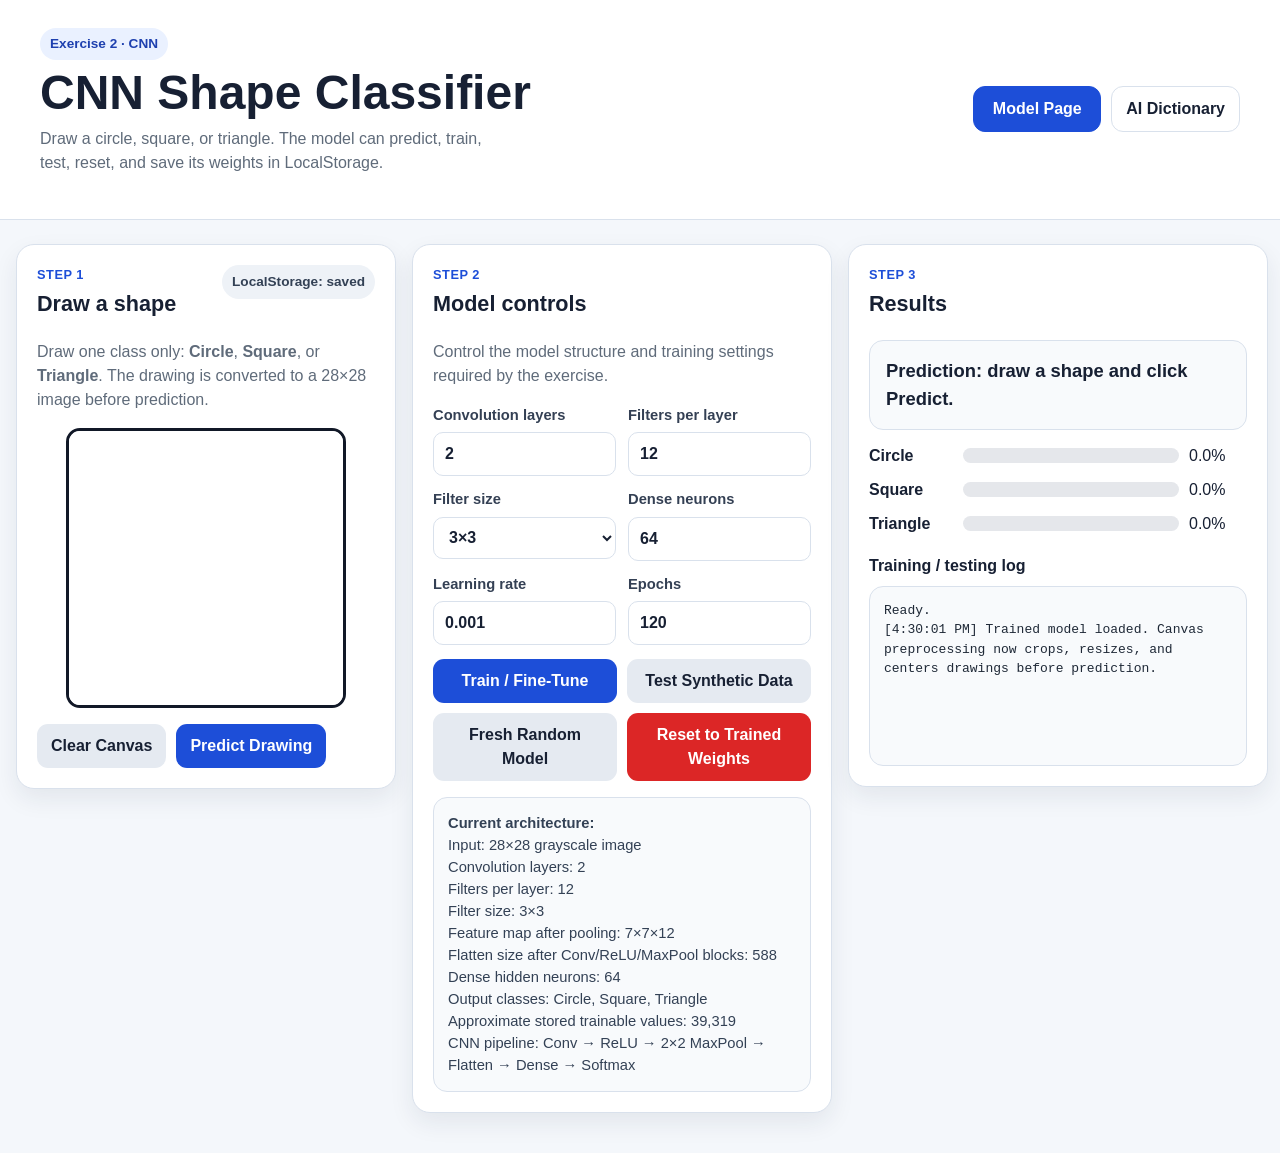
<file: index.html>
<!doctype html>
<html lang="en">
  <head>
    <meta charset="UTF-8" />
    <meta name="viewport" content="width=device-width, initial-scale=1.0" />
    <title>CNN Shape Classifier</title>
    <link rel="stylesheet" href="css/styles.css" />
  </head>
  <body>
    <header class="topbar">
      <div class="brand">
        <span class="badge">Exercise 2 · CNN</span>
        <h1>CNN Shape Classifier</h1>
        <p>
          Draw a circle, square, or triangle. The model can predict, train,
          <br />
          test, reset, and save its weights in LocalStorage.
        </p>
      </div>

      <nav class="nav-links" aria-label="Main navigation">
        <a class="active" href="index.html">Model Page</a>
        <a href="dictionary.html">AI Dictionary</a>
      </nav>
    </header>

    <main class="page">
      <section class="main-grid">
        <section class="panel draw-panel" aria-labelledby="draw-title">
          <div class="panel-title">
            <div>
              <p class="step-label">Step 1</p>
              <h2 id="draw-title">Draw a shape</h2>
            </div>
            <span id="storageStatus" class="status-pill"
              >LocalStorage: checking…</span
            >
          </div>

          <p class="small-note">
            Draw one class only: <strong>Circle</strong>,
            <strong>Square</strong>, or <strong>Triangle</strong>. The drawing
            is converted to a 28×28 image before prediction.
          </p>

          <canvas
            id="drawingCanvas"
            width="280"
            height="280"
            aria-label="Drawing canvas"
          ></canvas>

          <div class="button-row">
            <button id="clearCanvasBtn" type="button" class="secondary">
              Clear Canvas
            </button>
            <button id="predictBtn" type="button" class="primary">
              Predict Drawing
            </button>
          </div>
        </section>

        <section class="panel controls-panel" aria-labelledby="controls-title">
          <div class="panel-title">
            <div>
              <p class="step-label">Step 2</p>
              <h2 id="controls-title">Model controls</h2>
            </div>
          </div>

          <p class="small-note">
            Control the model structure and training settings required by the
            exercise.
          </p>

          <div class="control-grid">
            <label>
              <span>Convolution layers</span>
              <input
                id="convLayersInput"
                type="number"
                min="1"
                max="3"
                step="1"
                value="2"
              />
            </label>

            <label>
              <span>Filters per layer</span>
              <input
                id="filtersInput"
                type="number"
                min="2"
                max="16"
                step="1"
                value="12"
              />
            </label>

            <label>
              <span>Filter size</span>
              <select id="filterSizeInput">
                <option value="3" selected>3×3</option>
                <option value="5">5×5</option>
                <option value="7">7×7</option>
              </select>
            </label>

            <label>
              <span>Dense neurons</span>
              <input
                id="hiddenInput"
                type="number"
                min="4"
                max="128"
                step="1"
                value="64"
              />
            </label>

            <label>
              <span>Learning rate</span>
              <input
                id="learningRateInput"
                type="number"
                min="0.0001"
                max="0.1"
                step="0.0001"
                value="0.001"
              />
            </label>

            <label>
              <span>Epochs</span>
              <input
                id="epochsInput"
                type="number"
                min="1"
                max="200"
                step="1"
                value="120"
              />
            </label>
          </div>

          <div class="button-grid">
            <button id="trainBtn" type="button" class="primary">
              Train / Fine-Tune
            </button>
            <button id="testBtn" type="button" class="secondary">
              Test Synthetic Data
            </button>
            <button id="freshModelBtn" type="button" class="secondary">
              Fresh Random Model
            </button>
            <button id="resetBtn" type="button" class="danger">
              Reset to Trained Weights
            </button>
          </div>

          <div id="modelInfo" class="info-box">
            Model info will appear here.
          </div>
        </section>

        <section class="panel results-panel" aria-labelledby="results-title">
          <div class="panel-title">
            <div>
              <p class="step-label">Step 3</p>
              <h2 id="results-title">Results</h2>
            </div>
          </div>

          <div id="predictionResult" class="prediction-box">
            Prediction: draw a shape and click Predict.
          </div>

          <div id="probabilityBars" class="bars"></div>

          <h3>Training / testing log</h3>
          <pre id="trainingLog" class="log">Ready.</pre>
        </section>
      </section>
    </main>

    <script src="js/pretrained-model.js"></script>
    <script src="js/cnn.js"></script>
    <script src="js/app.js"></script>
  </body>
</html>
</file>
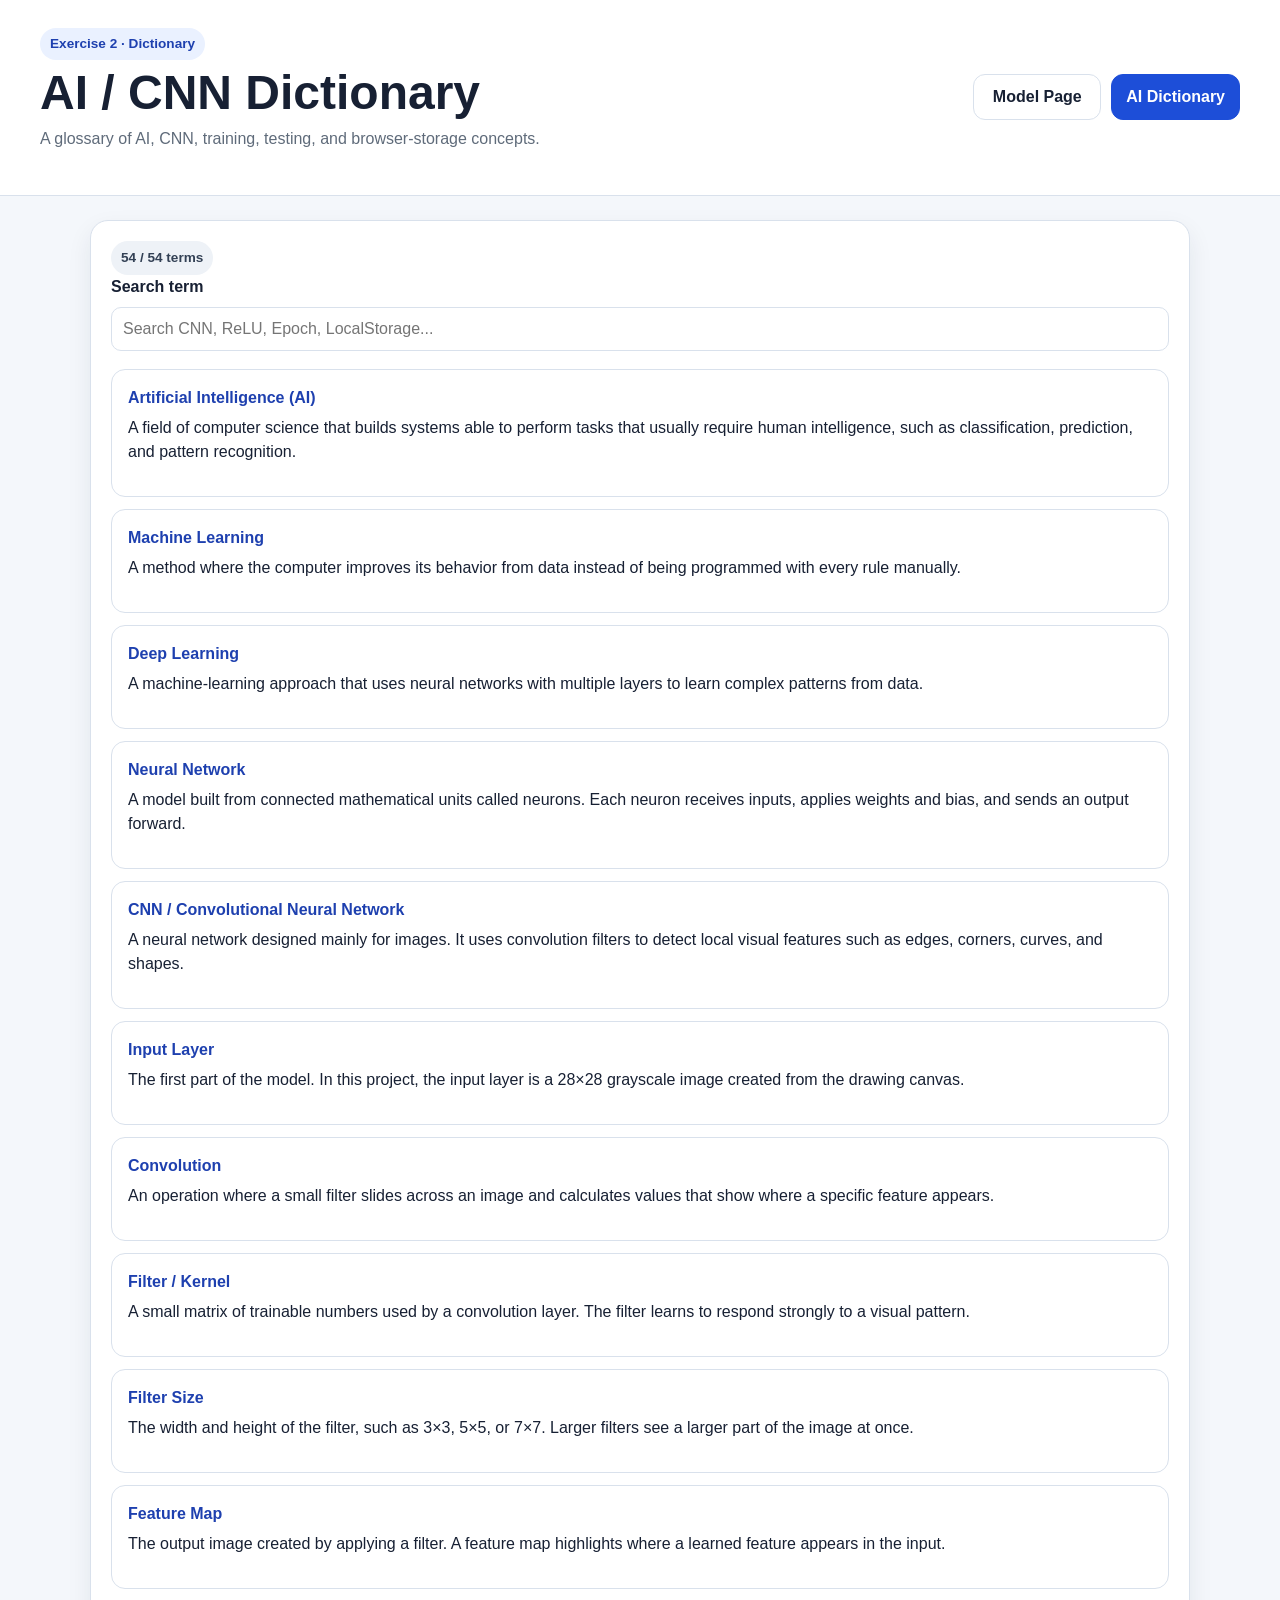
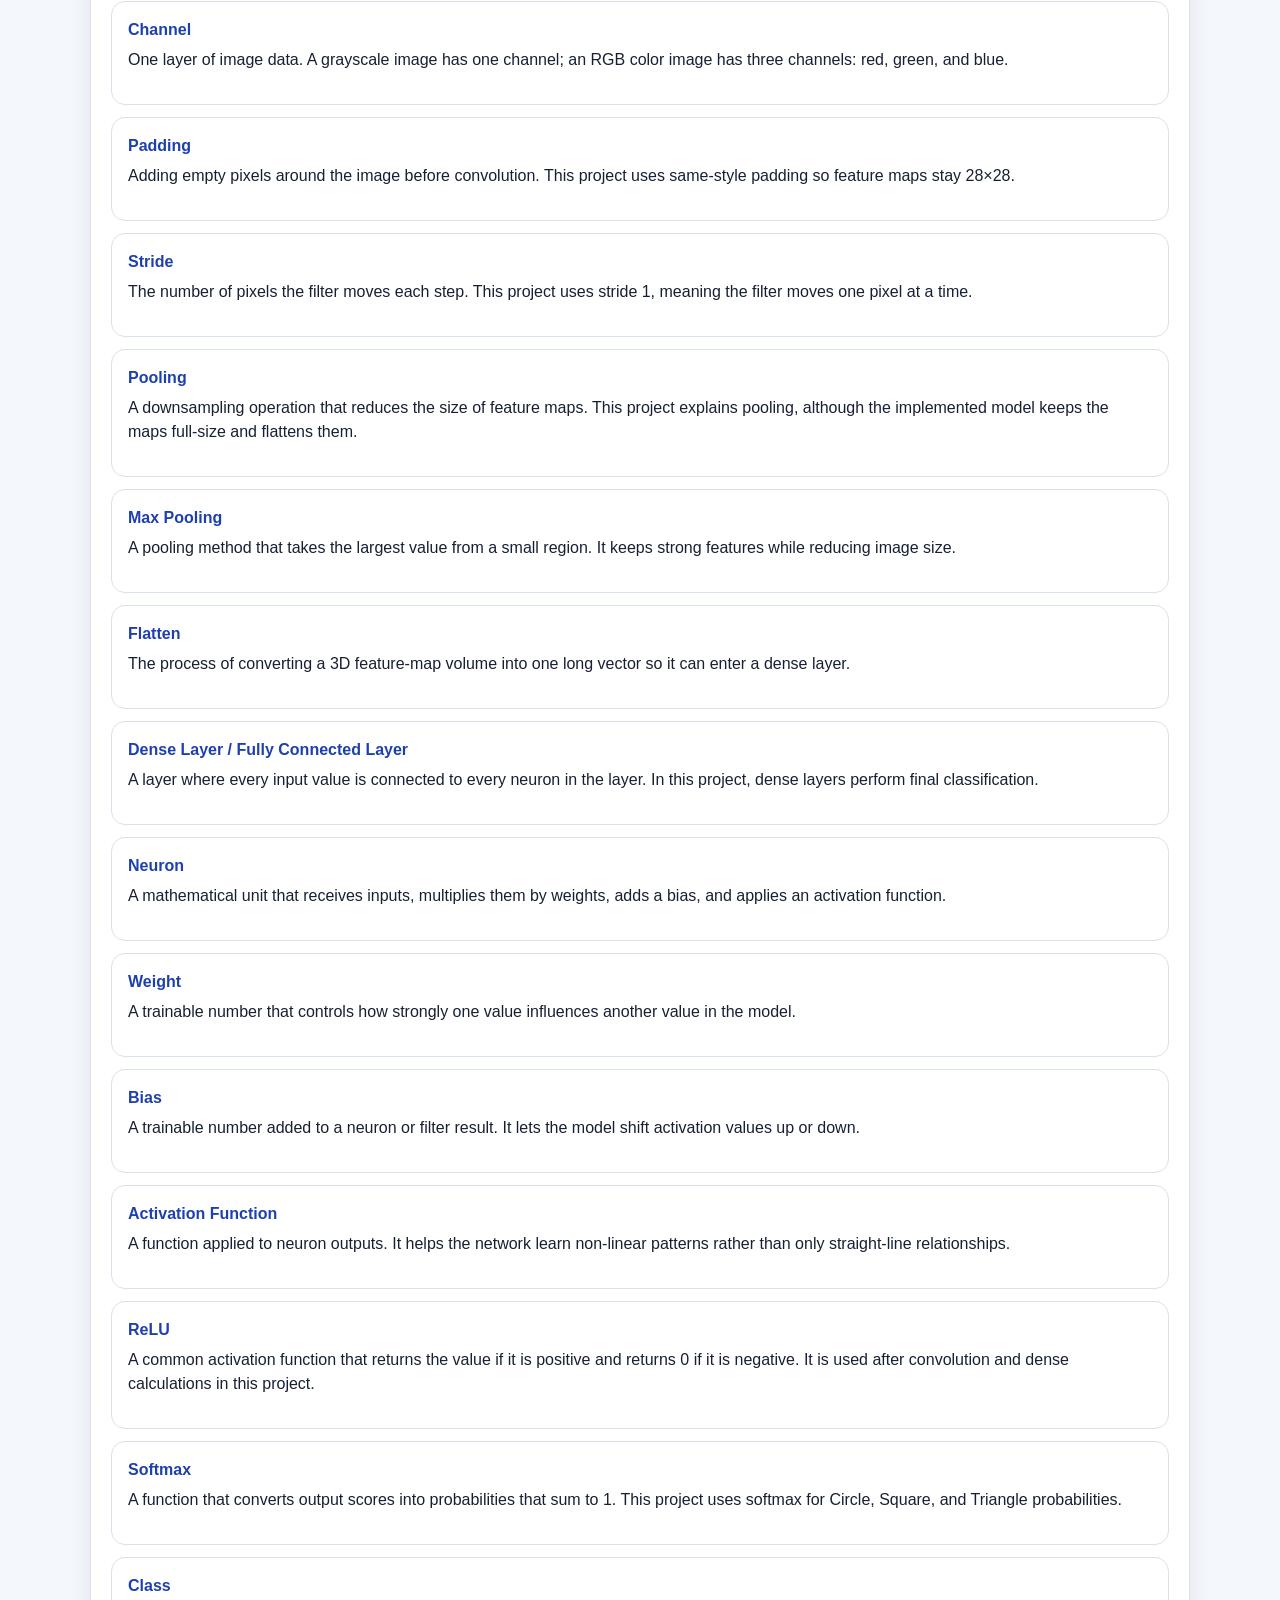
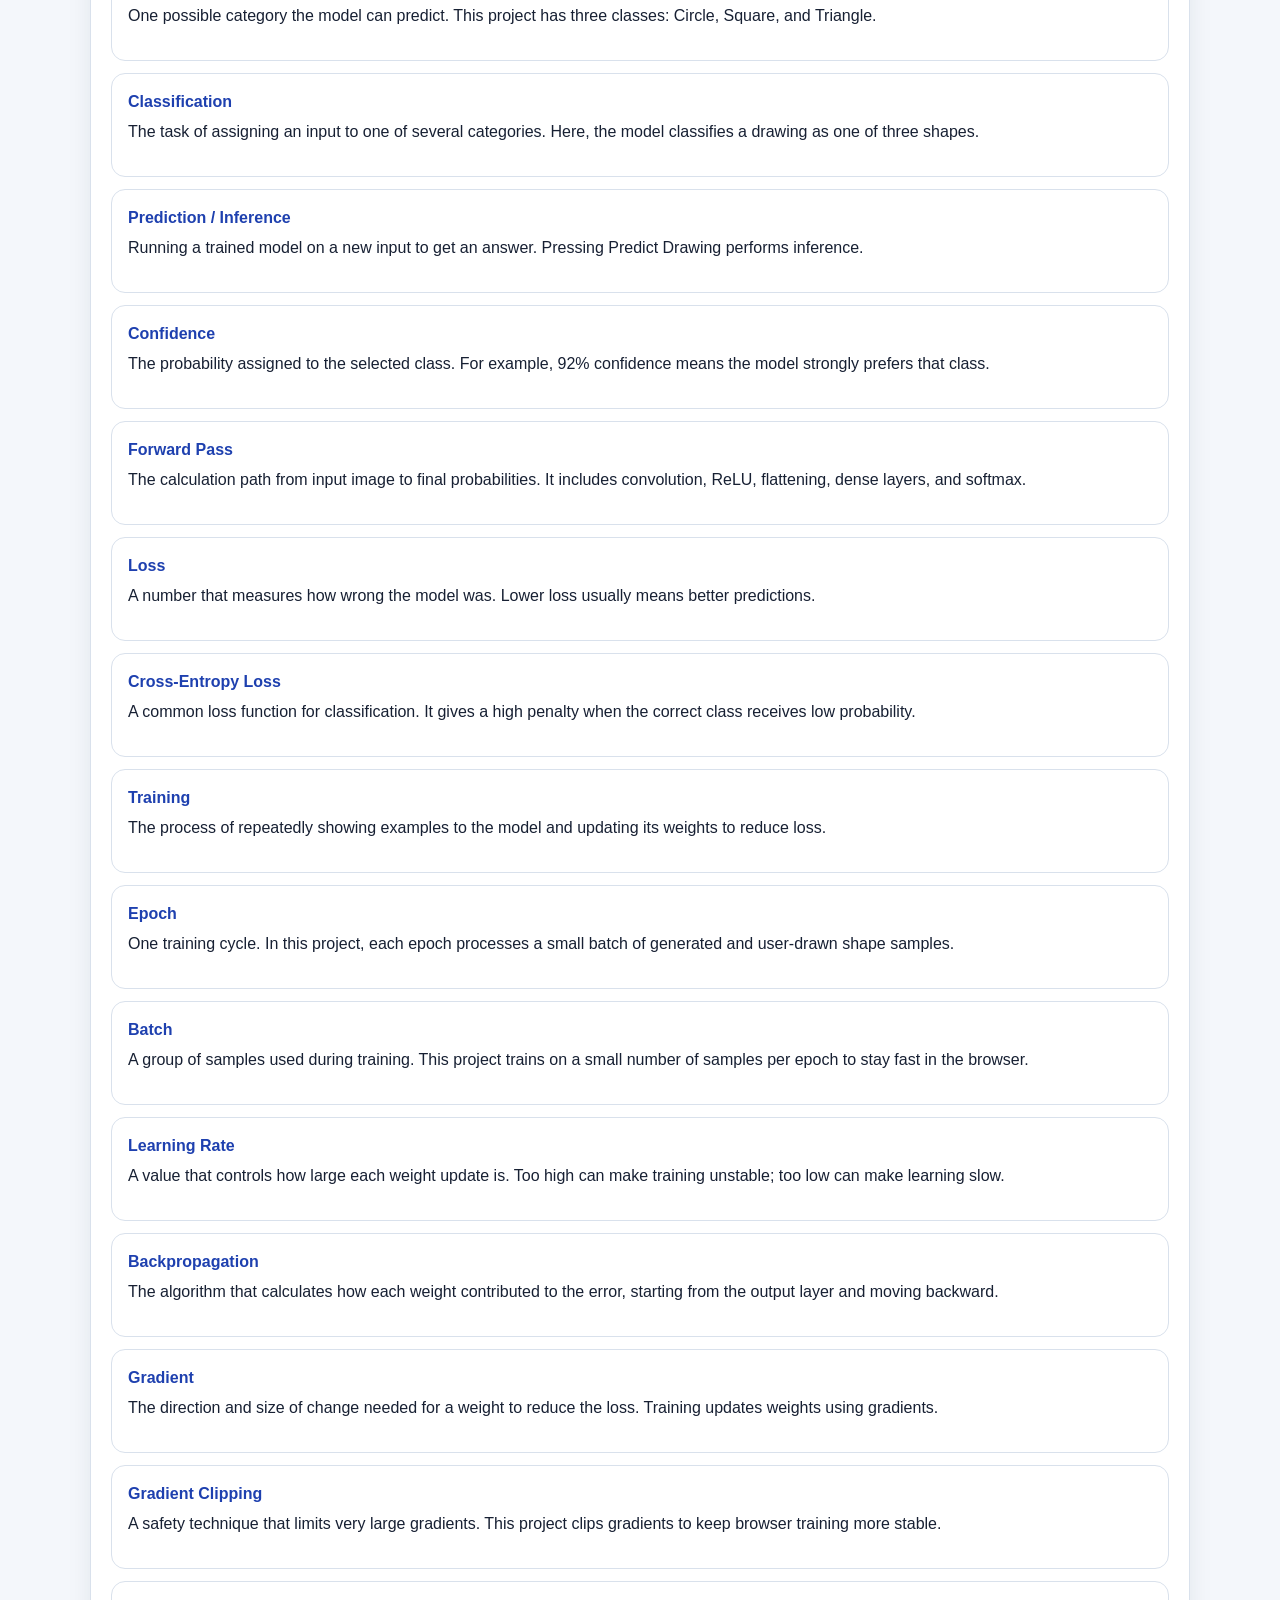
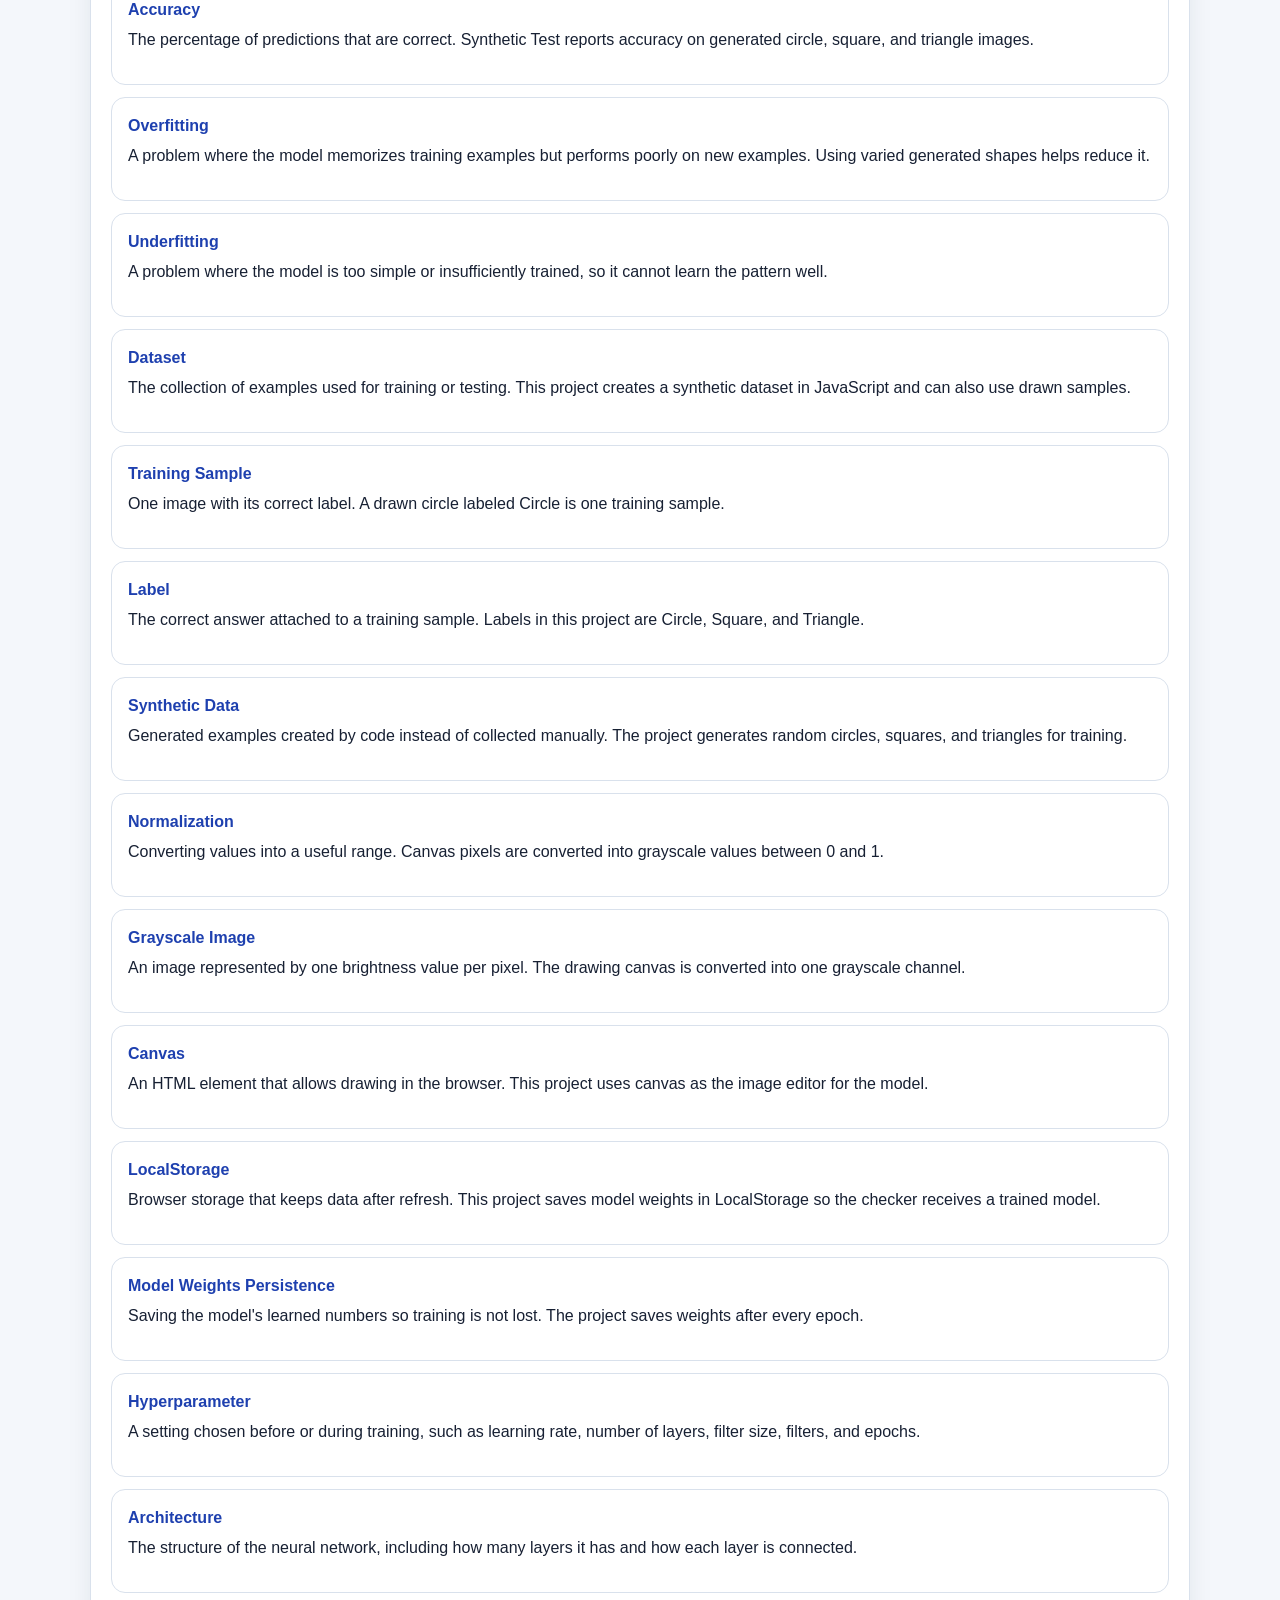
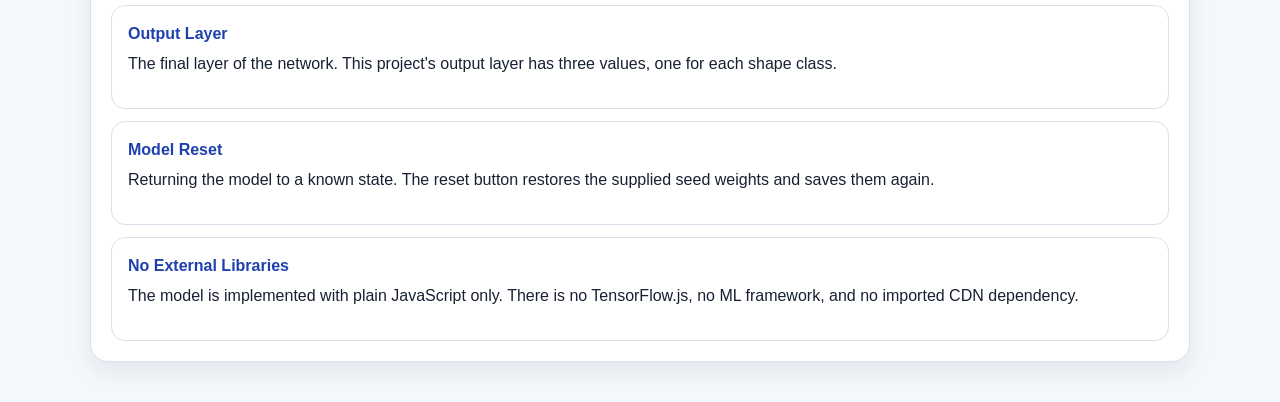
<file: dictionary.html>
<!doctype html>
<html lang="en">
  <head>
    <meta charset="UTF-8" />
    <meta name="viewport" content="width=device-width, initial-scale=1.0" />
    <title>AI Dictionary</title>
    <link rel="stylesheet" href="css/styles.css" />
  </head>
  <body>
    <header class="topbar">
      <div class="brand">
        <span class="badge">Exercise 2 · Dictionary</span>
        <h1>AI / CNN Dictionary</h1>
        <p>
          A glossary of AI, CNN, training, testing, and browser-storage
          concepts.
        </p>
      </div>

      <nav class="nav-links" aria-label="Main navigation">
        <a href="index.html">Model Page</a>
        <a class="active" href="dictionary.html">AI Dictionary</a>
      </nav>
    </header>

    <main class="page dictionary-page">
      <section class="panel dictionary-panel">
        <div class="dictionary-toolbar">
          <span id="termCount" class="status-pill">0 terms</span>
        </div>

        <label class="search-label" for="searchInput">Search term</label>
        <input
          id="searchInput"
          class="search-input"
          type="search"
          placeholder="Search CNN, ReLU, Epoch, LocalStorage..."
        />

        <div id="dictionaryList" class="dictionary-list"></div>
      </section>
    </main>

    <script src="js/dictionary.js"></script>
  </body>
</html>
</file>
<file: css/styles.css>
/* ============================================================
   Simple grading-focused design for the CNN exercise
   ============================================================ */

:root {
  --bg: #f4f7fb;
  --panel: #ffffff;
  --text: #172033;
  --muted: #5f6b7a;
  --border: #d9e1ec;
  --primary: #1d4ed8;
  --primary-dark: #1e40af;
  --danger: #dc2626;
  --danger-dark: #b91c1c;
  --soft-blue: #eaf1ff;
  --soft-green: #e9f8ef;
  --soft-yellow: #fff7df;
  --shadow: 0 10px 25px rgba(22, 36, 64, 0.08);
}

* {
  box-sizing: border-box;
}

body {
  margin: 0;
  font-family: Arial, Helvetica, sans-serif;
  color: var(--text);
  background: var(--bg);
  line-height: 1.5;
}

button,
input,
select {
  font: inherit;
}

code {
  background: #eef2f7;
  padding: 2px 6px;
  border-radius: 6px;
}

/* ============================================================
   Header / navigation
   ============================================================ */

.topbar {
  display: flex;
  justify-content: space-between;
  gap: 24px;
  align-items: center;
  padding: 28px 40px;
  background: var(--panel);
  border-bottom: 1px solid var(--border);
}

.brand {
  max-width: 780px;
}

.badge {
  display: inline-block;
  margin-bottom: 8px;
  padding: 6px 10px;
  border-radius: 999px;
  background: var(--soft-blue);
  color: var(--primary-dark);
  font-size: 0.85rem;
  font-weight: 700;
}

h1,
h2,
h3,
p {
  margin-top: 0;
}

h1 {
  margin-bottom: 8px;
  font-size: clamp(2rem, 4vw, 3rem);
  line-height: 1.05;
}

h2 {
  margin-bottom: 8px;
  font-size: 1.35rem;
}

h3 {
  margin: 18px 0 8px;
  font-size: 1rem;
}

.brand p,
.small-note,
.hint,
.site-footer,
.checklist-card p,
.teacher-flow li,
.explanation-card p {
  color: var(--muted);
}

.nav-links {
  display: flex;
  gap: 10px;
  flex-wrap: wrap;
}

.nav-links a {
  display: inline-flex;
  justify-content: center;
  align-items: center;
  min-width: 128px;
  padding: 10px 14px;
  border: 1px solid var(--border);
  border-radius: 12px;
  color: var(--text);
  background: #fff;
  text-decoration: none;
  font-weight: 700;
}

.nav-links a.active,
.nav-links a:hover {
  color: #fff;
  background: var(--primary);
  border-color: var(--primary);
}

/* ============================================================
   Page layout
   ============================================================ */

.page {
  width: min(1480px, calc(100% - 32px));
  margin: 24px auto 40px;
}

.checklist-card,
.teacher-flow,
.explanation-card,
.panel {
  background: var(--panel);
  border: 1px solid var(--border);
  border-radius: 18px;
  box-shadow: var(--shadow);
}

.checklist-card {
  display: flex;
  justify-content: space-between;
  gap: 20px;
  align-items: flex-start;
  margin-bottom: 16px;
  padding: 20px;
}

.checklist-grid {
  display: flex;
  flex-wrap: wrap;
  gap: 8px;
  max-width: 860px;
}

.checklist-grid span {
  padding: 7px 10px;
  border-radius: 999px;
  background: var(--soft-green);
  color: #166534;
  font-size: 0.9rem;
  font-weight: 700;
}

.teacher-flow {
  margin-bottom: 16px;
  padding: 20px;
  background: var(--soft-yellow);
}

.teacher-flow ol {
  display: grid;
  grid-template-columns: repeat(5, 1fr);
  gap: 12px;
  margin: 12px 0 0;
  padding-left: 20px;
}

.teacher-flow li {
  padding-right: 8px;
}

.main-grid {
  display: grid;
  grid-template-columns: 380px minmax(420px, 1fr) 420px;
  gap: 16px;
  align-items: start;
}

.panel {
  padding: 20px;
}

.panel-title {
  display: flex;
  justify-content: space-between;
  gap: 12px;
  align-items: flex-start;
  margin-bottom: 12px;
}

.step-label {
  margin-bottom: 4px;
  color: var(--primary);
  font-size: 0.8rem;
  font-weight: 800;
  letter-spacing: 0.04em;
  text-transform: uppercase;
}

.status-pill {
  display: inline-flex;
  align-items: center;
  white-space: nowrap;
  padding: 7px 10px;
  border-radius: 999px;
  background: #eef2f7;
  color: #334155;
  font-size: 0.85rem;
  font-weight: 700;
}

/* ============================================================
   Canvas / drawing
   ============================================================ */

#drawingCanvas {
  display: block;
  width: 100%;
  max-width: 280px;
  height: auto;
  margin: 16px auto;
  background: #fff;
  border: 3px solid #111827;
  border-radius: 14px;
  cursor: crosshair;
  touch-action: none;
}

.mini-box {
  margin-top: 16px;
  padding: 14px;
  border: 1px solid var(--border);
  border-radius: 14px;
  background: #f8fafc;
}

.mini-box label,
.control-grid label,
.search-label {
  display: block;
  margin-bottom: 8px;
  font-weight: 700;
}

/* ============================================================
   Controls / forms
   ============================================================ */

.control-grid {
  display: grid;
  grid-template-columns: repeat(2, minmax(0, 1fr));
  gap: 12px;
  margin-top: 14px;
}

.control-grid label {
  margin: 0;
}

.control-grid span {
  display: block;
  margin-bottom: 6px;
  color: #344054;
  font-size: 0.92rem;
}

input,
select,
.search-input {
  width: 100%;
  min-height: 42px;
  padding: 9px 11px;
  border: 1px solid var(--border);
  border-radius: 10px;
  background: #fff;
  color: var(--text);
}

input:focus,
select:focus,
.search-input:focus {
  outline: 3px solid rgba(29, 78, 216, 0.16);
  border-color: var(--primary);
}

.inline-control {
  display: grid;
  grid-template-columns: 1fr auto;
  gap: 10px;
  align-items: center;
}

.button-row,
.button-grid {
  display: flex;
  flex-wrap: wrap;
  gap: 10px;
  margin-top: 14px;
}

.button-grid {
  display: grid;
  grid-template-columns: repeat(2, minmax(0, 1fr));
}

button {
  min-height: 42px;
  padding: 10px 14px;
  border: 0;
  border-radius: 11px;
  color: #fff;
  background: var(--primary);
  cursor: pointer;
  font-weight: 800;
}

button:hover {
  background: var(--primary-dark);
}

button.secondary {
  color: var(--text);
  background: #e5eaf1;
}

button.secondary:hover {
  background: #d3dce8;
}

button.danger {
  background: var(--danger);
}

button.danger:hover {
  background: var(--danger-dark);
}

button:disabled {
  opacity: 0.55;
  cursor: not-allowed;
}

/* ============================================================
   Results / logs
   ============================================================ */

.prediction-box,
.info-box,
.log {
  border: 1px solid var(--border);
  border-radius: 14px;
  background: #f8fafc;
}

.prediction-box {
  padding: 16px;
  font-size: 1.15rem;
  font-weight: 800;
}

.info-box {
  margin-top: 16px;
  padding: 14px;
  color: #334155;
  font-size: 0.92rem;
}

.bars {
  margin-top: 14px;
}

.bar-row {
  display: grid;
  grid-template-columns: 84px 1fr 58px;
  gap: 10px;
  align-items: center;
  margin-bottom: 10px;
}

.bar-track {
  height: 15px;
  border-radius: 999px;
  background: #e5e7eb;
  overflow: hidden;
}

.bar-fill {
  height: 100%;
  width: 0;
  border-radius: 999px;
  background: var(--primary);
  transition: width 0.2s ease;
}

.log {
  min-height: 180px;
  max-height: 280px;
  margin: 0;
  padding: 14px;
  overflow: auto;
  white-space: pre-wrap;
  color: #1f2937;
}

.explanation-card {
  margin-top: 16px;
  padding: 20px;
}

/* ============================================================
   Dictionary
   ============================================================ */

.dictionary-page {
  max-width: 1100px;
}

.dictionary-panel {
  margin-top: 16px;
}

.search-input {
  margin-bottom: 18px;
}

.dictionary-list {
  display: grid;
  gap: 12px;
}

.dictionary-item,
.term-card {
  padding: 16px;
  border: 1px solid var(--border);
  border-radius: 14px;
  background: #fff;
}

.dictionary-item h3,
.term-card h3 {
  margin: 0 0 6px;
  color: var(--primary-dark);
}

/* Support common class names from existing dictionary.js */
.dictionary-term {
  padding: 16px;
  border: 1px solid var(--border);
  border-radius: 14px;
  background: #fff;
}

.dictionary-term strong {
  color: var(--primary-dark);
  font-size: 1.05rem;
}

/* ============================================================
   Footer / responsive
   ============================================================ */

.site-footer {
  width: min(1480px, calc(100% - 32px));
  margin: 0 auto 30px;
  padding: 16px 0;
  text-align: center;
}

@media (max-width: 1180px) {
  .main-grid {
    grid-template-columns: 1fr 1fr;
  }

  .results-panel {
    grid-column: 1 / -1;
  }

  .teacher-flow ol {
    grid-template-columns: repeat(2, 1fr);
  }
}

@media (max-width: 760px) {
  .topbar,
  .checklist-card {
    flex-direction: column;
  }

  .topbar {
    padding: 22px 16px;
  }

  .nav-links,
  .nav-links a {
    width: 100%;
  }

  .main-grid,
  .control-grid,
  .button-grid,
  .inline-control,
  .teacher-flow ol {
    grid-template-columns: 1fr;
  }

  .page {
    width: min(100% - 20px, 1480px);
    margin-top: 16px;
  }
}
</file>
